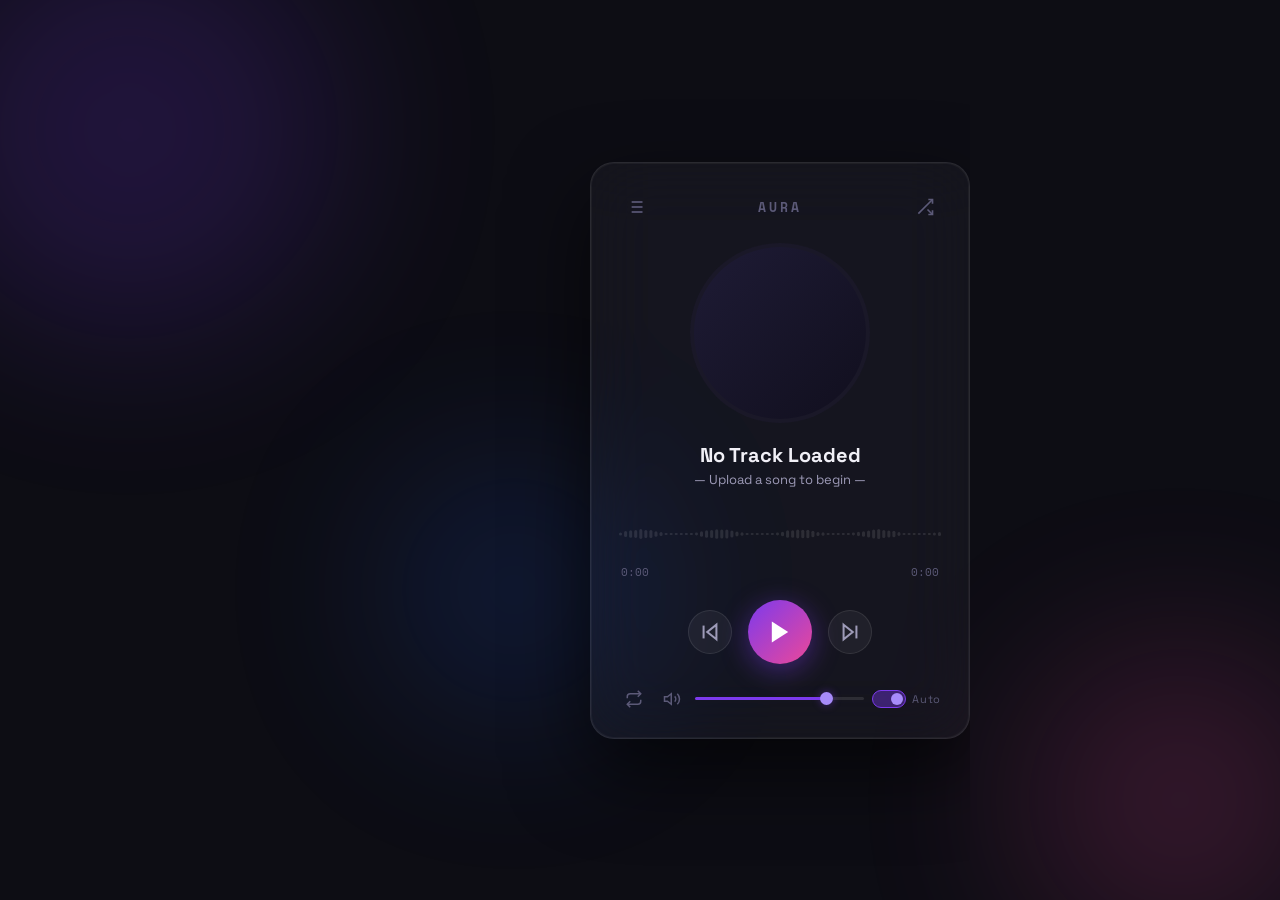
<file: index.html>
<!DOCTYPE html>
<html lang="en">
<head>
  <meta charset="UTF-8" />
  <meta name="viewport" content="width=device-width, initial-scale=1.0"/>
  <title>Aura Player</title>
  <link rel="stylesheet" href="style1.css" />
  <link href="https://fonts.googleapis.com/css2?family=Space+Grotesk:wght@300;400;500;600;700&family=Space+Mono:wght@400;700&display=swap" rel="stylesheet"/>
</head>
<body>

  <div class="bg-orbs">
    <div class="orb orb-1"></div>
    <div class="orb orb-2"></div>
    <div class="orb orb-3"></div>
  </div>

  <div class="player-wrapper">

    <!-- Playlist Panel -->
    <aside class="playlist-panel" id="playlistPanel">
      <div class="panel-header">
        <span class="panel-title">Playlist</span>
        <button class="panel-close" id="closePlaylist" aria-label="Close playlist">✕</button>
      </div>
      <ul class="playlist" id="playlistEl">
        <!-- Populated by JS -->
      </ul>
      <div class="upload-zone" id="uploadZone">
        <input type="file" id="fileInput" accept="audio/*" multiple hidden />
        <button class="upload-btn" id="uploadBtn">
          <svg width="18" height="18" viewBox="0 0 24 24" fill="none" stroke="currentColor" stroke-width="2"><path d="M21 15v4a2 2 0 0 1-2 2H5a2 2 0 0 1-2-2v-4"/><polyline points="17 8 12 3 7 8"/><line x1="12" y1="3" x2="12" y2="15"/></svg>
          Upload Songs
        </button>
        <p class="upload-hint">MP3, WAV, OGG supported</p>
      </div>
    </aside>

    <!-- Main Player Card -->
    <div class="player-card">

      <!-- Top bar -->
      <div class="topbar">
        <button class="icon-btn" id="togglePlaylist" title="Playlist">
          <svg width="20" height="20" viewBox="0 0 24 24" fill="none" stroke="currentColor" stroke-width="2"><line x1="8" y1="6" x2="21" y2="6"/><line x1="8" y1="12" x2="21" y2="12"/><line x1="8" y1="18" x2="21" y2="18"/><line x1="3" y1="6" x2="3.01" y2="6"/><line x1="3" y1="12" x2="3.01" y2="12"/><line x1="3" y1="18" x2="3.01" y2="18"/></svg>
        </button>
        <span class="brand">AURA</span>
        <button class="icon-btn" id="toggleShuffle" title="Shuffle">
          <svg id="shuffleIcon" width="20" height="20" viewBox="0 0 24 24" fill="none" stroke="currentColor" stroke-width="2"><polyline points="16 3 21 3 21 8"/><line x1="4" y1="20" x2="21" y2="3"/><polyline points="21 16 21 21 16 21"/><line x1="15" y1="15" x2="21" y2="21"/></svg>
        </button>
      </div>

      <!-- Album Art -->
      <div class="art-wrapper" id="artWrapper">
        <div class="art-ring"></div>
        <div class="art-inner">
          <div class="art-img" id="artImg">
            <svg class="music-note-svg" viewBox="0 0 100 100" fill="none" xmlns="http://www.w3.org/2000/svg">
              <text x="50%" y="58%" dominant-baseline="middle" text-anchor="middle" font-size="52" opacity="0.7">🎵</text>
            </svg>
          </div>
        </div>
        <div class="art-pulse"></div>
      </div>

      <!-- Song Info -->
      <div class="song-info">
        <div class="song-title-wrapper">
          <p class="song-title" id="songTitle">No Track Loaded</p>
        </div>
        <p class="song-artist" id="songArtist">— Upload a song to begin —</p>
        <p class="song-duration-label" id="songAlbum"></p>
      </div>

      <!-- Waveform / Progress -->
      <div class="progress-section">
        <div class="waveform-bar" id="waveformBar">
          <canvas id="waveCanvas" height="48"></canvas>
          <input type="range" class="progress-slider" id="progressSlider" min="0" max="100" value="0" step="0.1" />
        </div>
        <div class="time-row">
          <span id="currentTime">0:00</span>
          <span id="totalTime">0:00</span>
        </div>
      </div>

      <!-- Controls -->
      <div class="controls">
        <button class="ctrl-btn secondary" id="prevBtn" title="Previous">
          <svg width="22" height="22" viewBox="0 0 24 24" fill="none" stroke="currentColor" stroke-width="2.2"><polygon points="19 20 9 12 19 4 19 20"/><line x1="5" y1="19" x2="5" y2="5"/></svg>
        </button>
        <button class="ctrl-btn play-pause" id="playPauseBtn" title="Play/Pause">
          <svg class="icon-play" id="iconPlay" viewBox="0 0 24 24" fill="currentColor" width="28" height="28"><polygon points="5 3 19 12 5 21 5 3"/></svg>
          <svg class="icon-pause hidden" id="iconPause" viewBox="0 0 24 24" fill="currentColor" width="28" height="28"><rect x="6" y="4" width="4" height="16"/><rect x="14" y="4" width="4" height="16"/></svg>
        </button>
        <button class="ctrl-btn secondary" id="nextBtn" title="Next">
          <svg width="22" height="22" viewBox="0 0 24 24" fill="none" stroke="currentColor" stroke-width="2.2"><polygon points="5 4 15 12 5 20 5 4"/><line x1="19" y1="5" x2="19" y2="19"/></svg>
        </button>
      </div>

      <!-- Volume + Repeat -->
      <div class="bottom-row">
        <button class="icon-btn" id="toggleRepeat" title="Repeat">
          <svg id="repeatIcon" width="18" height="18" viewBox="0 0 24 24" fill="none" stroke="currentColor" stroke-width="2"><polyline points="17 1 21 5 17 9"/><path d="M3 11V9a4 4 0 0 1 4-4h14"/><polyline points="7 23 3 19 7 15"/><path d="M21 13v2a4 4 0 0 1-4 4H3"/></svg>
        </button>
        <div class="volume-group">
          <button class="icon-btn" id="muteBtn" title="Mute">
            <svg id="volIcon" width="18" height="18" viewBox="0 0 24 24" fill="none" stroke="currentColor" stroke-width="2"><polygon points="11 5 6 9 2 9 2 15 6 15 11 19 11 5"/><path d="M19.07 4.93a10 10 0 0 1 0 14.14"/><path d="M15.54 8.46a5 5 0 0 1 0 7.07"/></svg>
          </button>
          <input type="range" class="volume-slider" id="volumeSlider" min="0" max="100" value="80" />
        </div>
        <div class="autoplay-toggle">
          <label class="toggle-label" title="Autoplay">
            <input type="checkbox" id="autoplayCheck" checked />
            <span class="toggle-track"></span>
          </label>
          <span class="toggle-text">Auto</span>
        </div>
      </div>

    </div>
  </div>

  <audio id="audioEl"></audio>
  <script src="script.js"></script>
</body>
</html>
</file>
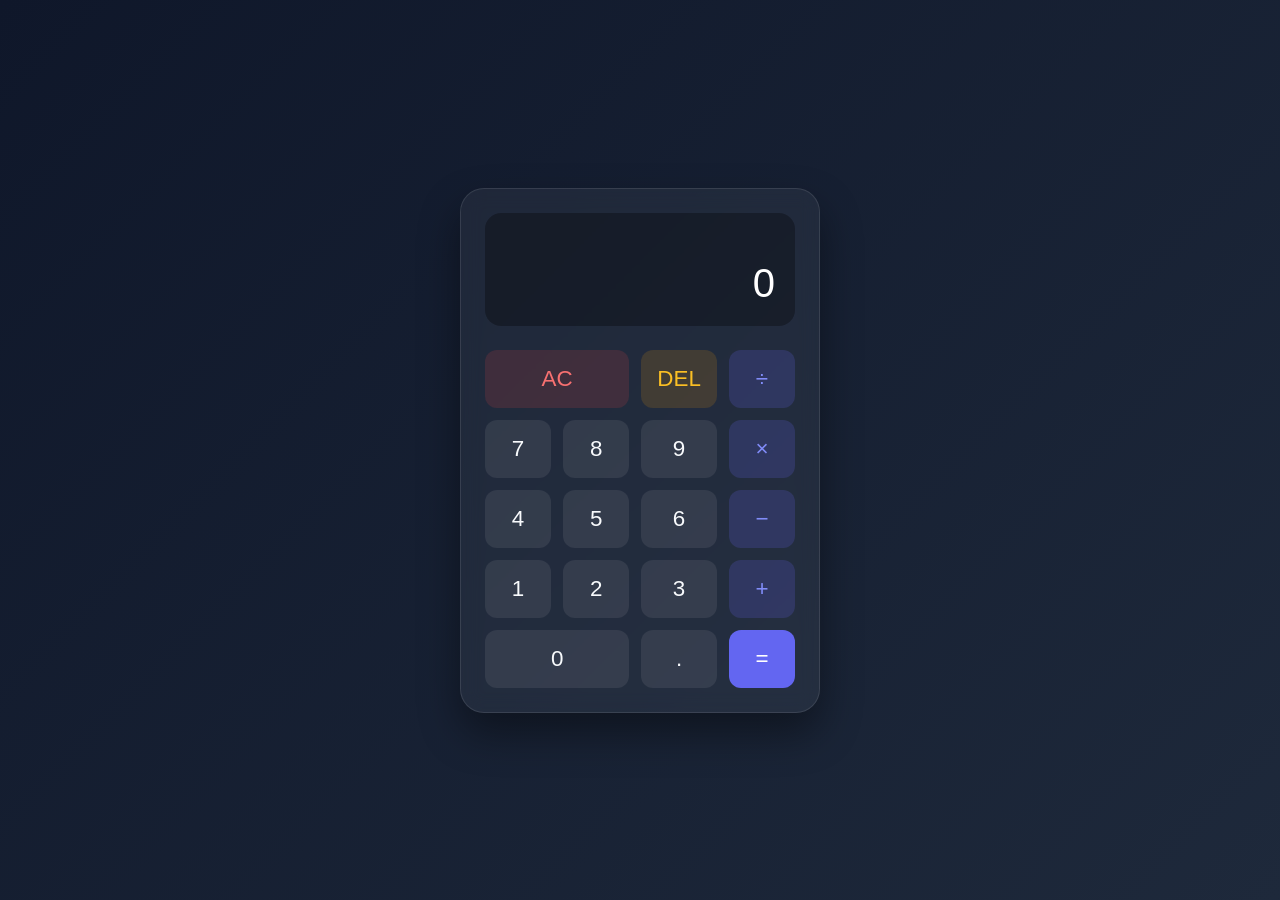
<file: calculator/index.html>
<!DOCTYPE html>
<html lang="en">
<head>
    <meta charset="UTF-8">
    <meta name="viewport" content="width=device-width, initial-scale=1.0">
    <title>Modern Calculator</title>
    <link rel="stylesheet" href="style.css">
</head>
<body>

    <div class="calculator">
        <div class="screen">
            <div id="previous-operand" class="previous-operand"></div>
            <div id="current-operand" class="current-operand">0</div>
        </div>

        <div class="buttons">
            <button onclick="clearScreen()" class="col-2 btn-clear">AC</button>
            <button onclick="deleteNumber()" class="btn-delete">DEL</button>
            <button onclick="appendOperator('/')" class="btn-operator">÷</button>

            <button onclick="appendNumber('7')">7</button>
            <button onclick="appendNumber('8')">8</button>
            <button onclick="appendNumber('9')">9</button>
            <button onclick="appendOperator('*')" class="btn-operator">×</button>

            <button onclick="appendNumber('4')">4</button>
            <button onclick="appendNumber('5')">5</button>
            <button onclick="appendNumber('6')">6</button>
            <button onclick="appendOperator('-')" class="btn-operator">−</button>

            <button onclick="appendNumber('1')">1</button>
            <button onclick="appendNumber('2')">2</button>
            <button onclick="appendNumber('3')">3</button>
            <button onclick="appendOperator('+')" class="btn-operator">+</button>

            <button onclick="appendNumber('0')" class="col-2">0</button>
            <button onclick="appendNumber('.')">.</button>
            <button onclick="calculate()" class="btn-equals">=</button>
        </div>
    </div>

    <script src="script.js"></script>
</body>
</html>
</file>
<file: style1.css>
/* ===== RESET & BASE ===== */
*, *::before, *::after { box-sizing: border-box; margin: 0; padding: 0; }

:root {
  --bg:        #0D0D14;
  --surface:   rgba(255,255,255,0.04);
  --border:    rgba(255,255,255,0.09);
  --violet:    #7C3AED;
  --violet-lt: #A78BFA;
  --violet-glow: rgba(124,58,237,0.45);
  --pink:      #EC4899;
  --text-1:    #F1F0F7;
  --text-2:    #9E9BB8;
  --text-3:    #5C5A78;
  --radius:    24px;
  --card-w:    380px;
}

html, body {
  min-height: 100vh;
  background: var(--bg);
  font-family: 'Space Grotesk', sans-serif;
  color: var(--text-1);
  overflow: hidden;
  display: flex;
  align-items: center;
  justify-content: center;
}

/* ===== BACKGROUND ORBS ===== */
.bg-orbs { position: fixed; inset: 0; pointer-events: none; z-index: 0; }
.orb {
  position: absolute; border-radius: 50%;
  filter: blur(90px); opacity: 0.18;
  animation: drift 14s ease-in-out infinite alternate;
}
.orb-1 { width: 420px; height: 420px; background: #7C3AED; top: -80px; left: -80px; animation-delay: 0s; }
.orb-2 { width: 320px; height: 320px; background: #EC4899; bottom: -60px; right: -60px; animation-delay: -5s; }
.orb-3 { width: 260px; height: 260px; background: #2563EB; bottom: 20%; left: 30%; animation-delay: -9s; }
@keyframes drift {
  0%   { transform: translate(0, 0) scale(1); }
  100% { transform: translate(40px, 30px) scale(1.12); }
}

/* ===== LAYOUT WRAPPER ===== */
.player-wrapper {
  position: relative; z-index: 1;
  display: flex; align-items: center; gap: 0;
}

/* ===== PLAYLIST PANEL ===== */
.playlist-panel {
  width: 280px;
  height: 580px;
  background: rgba(13,13,20,0.92);
  backdrop-filter: blur(20px);
  border: 1px solid var(--border);
  border-right: none;
  border-radius: var(--radius) 0 0 var(--radius);
  display: flex; flex-direction: column;
  overflow: hidden;
  transform: translateX(-100%);
  opacity: 0;
  transition: transform 0.4s cubic-bezier(.22,1,.36,1), opacity 0.3s;
  pointer-events: none;
}
.playlist-panel.open {
  transform: translateX(0);
  opacity: 1;
  pointer-events: all;
}
.panel-header {
  display: flex; align-items: center; justify-content: space-between;
  padding: 20px 20px 12px;
  border-bottom: 1px solid var(--border);
}
.panel-title { font-size: 13px; font-weight: 600; letter-spacing: 0.12em; text-transform: uppercase; color: var(--text-2); }
.panel-close {
  background: none; border: none; color: var(--text-3); cursor: pointer;
  font-size: 16px; transition: color 0.2s;
}
.panel-close:hover { color: var(--text-1); }
.playlist {
  flex: 1; overflow-y: auto; list-style: none; padding: 8px 0;
  scrollbar-width: thin; scrollbar-color: var(--violet) transparent;
}
.playlist::-webkit-scrollbar { width: 3px; }
.playlist::-webkit-scrollbar-track { background: transparent; }
.playlist::-webkit-scrollbar-thumb { background: var(--violet); border-radius: 2px; }
.playlist li {
  display: flex; align-items: center; gap: 12px;
  padding: 10px 20px; cursor: pointer;
  transition: background 0.2s;
  border-left: 3px solid transparent;
}
.playlist li:hover { background: rgba(124,58,237,0.1); }
.playlist li.active {
  border-left-color: var(--violet-lt);
  background: rgba(124,58,237,0.15);
}
.playlist li .pl-num { font-family: 'Space Mono', monospace; font-size: 11px; color: var(--text-3); min-width: 18px; }
.playlist li .pl-info { flex: 1; overflow: hidden; }
.playlist li .pl-name { font-size: 13px; font-weight: 500; white-space: nowrap; overflow: hidden; text-overflow: ellipsis; }
.playlist li .pl-dur { font-size: 11px; color: var(--text-3); margin-top: 1px; }
.playlist li.active .pl-name { color: var(--violet-lt); }
.pl-eq {
  display: flex; align-items: flex-end; gap: 2px; height: 14px;
  opacity: 0;
}
.playlist li.active.playing .pl-eq { opacity: 1; }
.pl-eq span {
  display: block; width: 3px; background: var(--violet-lt); border-radius: 2px;
  animation: eqBar 0.7s ease-in-out infinite alternate;
}
.pl-eq span:nth-child(1) { height: 6px; animation-delay: 0s; }
.pl-eq span:nth-child(2) { height: 12px; animation-delay: 0.2s; }
.pl-eq span:nth-child(3) { height: 8px; animation-delay: 0.1s; }
@keyframes eqBar { 0% { transform: scaleY(0.4); } 100% { transform: scaleY(1.1); } }

.upload-zone { padding: 16px 20px; border-top: 1px solid var(--border); }
.upload-btn {
  width: 100%; display: flex; align-items: center; justify-content: center; gap: 8px;
  background: rgba(124,58,237,0.15); border: 1px solid rgba(124,58,237,0.3);
  color: var(--violet-lt); font-family: 'Space Grotesk', sans-serif;
  font-size: 13px; font-weight: 600; padding: 10px 16px;
  border-radius: 12px; cursor: pointer; transition: all 0.2s;
}
.upload-btn:hover { background: rgba(124,58,237,0.28); border-color: var(--violet-lt); }
.upload-hint { font-size: 11px; color: var(--text-3); text-align: center; margin-top: 6px; }

/* ===== PLAYER CARD ===== */
.player-card {
  width: var(--card-w);
  background: rgba(255,255,255,0.035);
  backdrop-filter: blur(32px) saturate(1.4);
  border: 1px solid var(--border);
  border-radius: var(--radius);
  padding: 28px 28px 24px;
  display: flex; flex-direction: column; gap: 20px;
  box-shadow: 0 32px 80px rgba(0,0,0,0.6), 0 0 0 1px rgba(255,255,255,0.04) inset;
}
.playlist-panel.open + .player-card {
  border-radius: 0 var(--radius) var(--radius) 0;
}

/* ===== TOP BAR ===== */
.topbar {
  display: flex; align-items: center; justify-content: space-between;
}
.brand { font-family: 'Space Mono', monospace; font-size: 13px; font-weight: 700; letter-spacing: 0.22em; color: var(--text-3); }
.icon-btn {
  background: none; border: none; cursor: pointer;
  color: var(--text-3); padding: 6px; border-radius: 8px;
  transition: color 0.2s, background 0.2s;
  line-height: 0;
}
.icon-btn:hover { color: var(--text-1); background: rgba(255,255,255,0.07); }
.icon-btn.active { color: var(--violet-lt); }

/* ===== ALBUM ART ===== */
.art-wrapper {
  position: relative;
  width: 180px; height: 180px;
  align-self: center;
}
.art-ring {
  position: absolute; inset: -10px;
  border-radius: 50%;
  background: conic-gradient(from 0deg, var(--violet), var(--pink), var(--violet-lt), var(--violet));
  padding: 3px;
  animation: spinRing 5s linear infinite paused;
  opacity: 0;
  transition: opacity 0.4s;
}
.art-wrapper.playing .art-ring { animation-play-state: running; opacity: 1; }
@keyframes spinRing { to { transform: rotate(360deg); } }
.art-inner {
  position: absolute; inset: 0;
  border-radius: 50%;
  background: #1A1828;
  padding: 4px;
  z-index: 1;
  overflow: hidden;
}
.art-img {
  width: 100%; height: 100%; border-radius: 50%;
  background: linear-gradient(135deg, #1e1b35, #110f1e);
  display: flex; align-items: center; justify-content: center;
  overflow: hidden;
  transition: transform 0.6s;
}
.art-wrapper.playing .art-img { animation: rotateArt 20s linear infinite; }
.art-wrapper:not(.playing) .art-img { animation-play-state: paused; }
@keyframes rotateArt { to { transform: rotate(360deg); } }
.art-img img { width: 100%; height: 100%; object-fit: cover; border-radius: 50%; }
.music-note-svg { width: 70%; height: 70%; }
.art-pulse {
  position: absolute; inset: -18px;
  border-radius: 50%;
  border: 2px solid rgba(124,58,237,0.25);
  animation: pulseRing 2s ease-out infinite;
  opacity: 0;
  z-index: 0;
}
.art-wrapper.playing .art-pulse { opacity: 1; }
@keyframes pulseRing {
  0%   { transform: scale(1);    opacity: 0.5; }
  100% { transform: scale(1.18); opacity: 0; }
}

/* ===== SONG INFO ===== */
.song-info { text-align: center; }
.song-title-wrapper { overflow: hidden; }
.song-title {
  font-size: 20px; font-weight: 700; color: var(--text-1);
  white-space: nowrap; overflow: hidden; text-overflow: ellipsis;
  line-height: 1.2;
}
.song-artist { font-size: 13px; color: var(--text-2); margin-top: 4px; }
.song-duration-label { font-size: 11px; color: var(--text-3); margin-top: 2px; font-family: 'Space Mono', monospace; }

/* ===== WAVEFORM / PROGRESS ===== */
.progress-section { display: flex; flex-direction: column; gap: 6px; }
.waveform-bar { position: relative; height: 48px; cursor: pointer; }
#waveCanvas { width: 100%; height: 48px; display: block; border-radius: 8px; }
.progress-slider {
  position: absolute; inset: 0; width: 100%; height: 100%;
  opacity: 0; cursor: pointer; z-index: 2;
  -webkit-appearance: none; appearance: none;
}
.time-row {
  display: flex; justify-content: space-between;
  font-size: 11px; font-family: 'Space Mono', monospace; color: var(--text-3);
  padding: 0 2px;
}

/* ===== CONTROLS ===== */
.controls {
  display: flex; align-items: center; justify-content: center; gap: 16px;
}
.ctrl-btn {
  background: none; border: none; cursor: pointer;
  border-radius: 50%; display: flex; align-items: center; justify-content: center;
  transition: all 0.2s;
  color: var(--text-1);
}
.ctrl-btn.secondary {
  width: 44px; height: 44px;
  background: rgba(255,255,255,0.05);
  border: 1px solid var(--border);
  color: var(--text-2);
}
.ctrl-btn.secondary:hover { background: rgba(255,255,255,0.1); color: var(--text-1); }
.ctrl-btn.play-pause {
  width: 64px; height: 64px;
  background: linear-gradient(135deg, var(--violet), var(--pink));
  box-shadow: 0 6px 28px var(--violet-glow);
  color: white;
}
.ctrl-btn.play-pause:hover {
  transform: scale(1.07);
  box-shadow: 0 8px 36px var(--violet-glow);
}
.ctrl-btn.play-pause:active { transform: scale(0.96); }
.hidden { display: none !important; }

/* ===== BOTTOM ROW ===== */
.bottom-row {
  display: flex; align-items: center; justify-content: space-between; gap: 8px;
}
.volume-group { display: flex; align-items: center; gap: 8px; flex: 1; }
.volume-slider {
  flex: 1; -webkit-appearance: none; appearance: none;
  height: 3px; border-radius: 2px;
  background: linear-gradient(to right, var(--violet) var(--val, 80%), rgba(255,255,255,0.1) var(--val, 80%));
  outline: none; cursor: pointer;
}
.volume-slider::-webkit-slider-thumb {
  -webkit-appearance: none; appearance: none;
  width: 13px; height: 13px; border-radius: 50%;
  background: var(--violet-lt); cursor: pointer;
  box-shadow: 0 0 8px var(--violet-glow);
  transition: transform 0.15s;
}
.volume-slider::-webkit-slider-thumb:hover { transform: scale(1.3); }
.volume-slider::-moz-range-thumb {
  width: 13px; height: 13px; border-radius: 50%;
  background: var(--violet-lt); cursor: pointer; border: none;
}

/* Toggle switch */
.autoplay-toggle { display: flex; align-items: center; gap: 6px; }
.toggle-label { position: relative; display: inline-block; cursor: pointer; }
.toggle-label input { display: none; }
.toggle-track {
  display: block; width: 34px; height: 18px;
  background: rgba(255,255,255,0.1);
  border-radius: 9px; border: 1px solid var(--border);
  position: relative; transition: background 0.25s;
}
.toggle-track::after {
  content: ''; position: absolute;
  top: 2px; left: 2px;
  width: 12px; height: 12px; border-radius: 50%;
  background: var(--text-3); transition: transform 0.25s, background 0.25s;
}
.toggle-label input:checked + .toggle-track { background: rgba(124,58,237,0.4); border-color: var(--violet); }
.toggle-label input:checked + .toggle-track::after { transform: translateX(16px); background: var(--violet-lt); }
.toggle-text { font-size: 11px; color: var(--text-3); letter-spacing: 0.06em; }

/* ===== SCROLLBAR HIDING ===== */
@media (max-width: 680px) {
  :root { --card-w: 340px; }
  .playlist-panel { width: 240px; }
}
</file>
<file: calculator/style.css>
* {
    box-sizing: border-box;
    margin: 0;
    padding: 0;
    font-family: 'Segoe UI', Tahoma, Geneva, Verdana, sans-serif;
}

body {
    display: flex;
    justify-content: center;
    align-items: center;
    min-height: 100vh;
    background: linear-gradient(135deg, #0f172a, #1e293b);
}

.calculator {
    width: 360px;
    background: rgba(255, 255, 255, 0.05);
    backdrop-filter: blur(10px);
    border: 1px solid rgba(255, 255, 255, 0.1);
    padding: 24px;
    border-radius: 24px;
    box-shadow: 0 20px 40px rgba(0, 0, 0, 0.4);
}

/* Display Styling */
.screen {
    background: rgba(0, 0, 0, 0.3);
    border-radius: 16px;
    padding: 20px;
    margin-bottom: 24px;
    text-align: right;
    word-wrap: break-word;
    word-break: break-all;
}

.previous-operand {
    color: rgba(255, 255, 255, 0.5);
    font-size: 1.1rem;
    min-height: 24px;
    margin-bottom: 4px;
}

.current-operand {
    color: #ffffff;
    font-size: 2.5rem;
    font-weight: 500;
    overflow-x: auto;
}

/* Buttons Layout */
.buttons {
    display: grid;
    grid-template-columns: repeat(4, 1fr);
    gap: 12px;
}

button {
    cursor: pointer;
    font-size: 1.4rem;
    font-weight: 500;
    border: none;
    border-radius: 12px;
    padding: 16px;
    background: rgba(255, 255, 255, 0.08);
    color: #f8fafc;
    transition: all 0.2s ease;
}

button:hover {
    background: rgba(255, 255, 255, 0.18);
    transform: translateY(-2px);
}

button:active {
    transform: translateY(0);
}

/* Special Button Grid Spans */
.col-2 {
    grid-column: span 2;
}

/* Functional Colors */
.btn-operator {
    background: rgba(99, 102, 241, 0.2);
    color: #818cf8;
}

.btn-operator:hover {
    background: rgba(99, 102, 241, 0.35);
}

.btn-equals {
    background: #6366f1;
    color: white;
}

.btn-equals:hover {
    background: #4f46e5;
    box-shadow: 0 0 15px rgba(99, 102, 241, 0.4);
}

.btn-clear {
    background: rgba(239, 68, 68, 0.15);
    color: #f87171;
}

.btn-clear:hover {
    background: rgba(239, 68, 68, 0.25);
}

.btn-delete {
    background: rgba(245, 158, 11, 0.15);
    color: #fbbf24;
}

.btn-delete:hover {
    background: rgba(245, 158, 11, 0.25);
}
</file>
